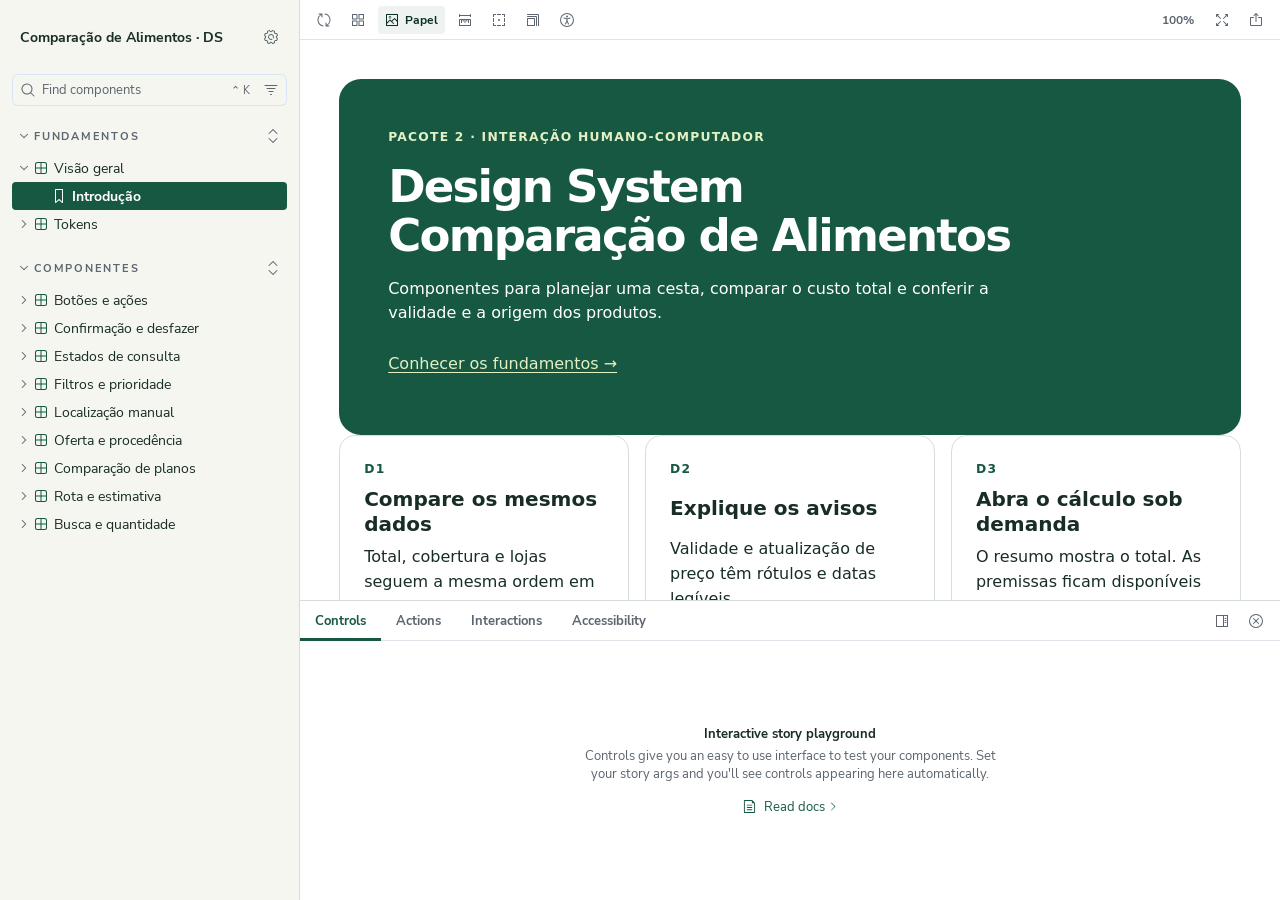
<file: index.html>
<!DOCTYPE html>
<html lang="en">
  <head>
    <meta charset="utf-8" />

    <title>storybook - Storybook</title>
    <meta name="viewport" content="width=device-width, initial-scale=1" />

    
    <link rel="icon" type="image/svg+xml" href="./favicon.svg" />
    
    <style>
      @font-face {
        font-family: 'Nunito Sans';
        font-style: normal;
        font-weight: 400;
        font-display: swap;
        src: url('./sb-common-assets/nunito-sans-regular.woff2') format('woff2');
      }

      @font-face {
        font-family: 'Nunito Sans';
        font-style: italic;
        font-weight: 400;
        font-display: swap;
        src: url('./sb-common-assets/nunito-sans-italic.woff2') format('woff2');
      }

      @font-face {
        font-family: 'Nunito Sans';
        font-style: normal;
        font-weight: 700;
        font-display: swap;
        src: url('./sb-common-assets/nunito-sans-bold.woff2') format('woff2');
      }

      @font-face {
        font-family: 'Nunito Sans';
        font-style: italic;
        font-weight: 700;
        font-display: swap;
        src: url('./sb-common-assets/nunito-sans-bold-italic.woff2') format('woff2');
      }
    </style>

    <link href="./sb-manager/runtime.js" rel="modulepreload" />

    
    <link href="./sb-addons/storybook-core-server-presets-0/common-manager-bundle.js" rel="modulepreload" />
    
    <link href="./sb-addons/docs-1/manager-bundle.js" rel="modulepreload" />
    
    <link href="./sb-addons/a11y-2/manager-bundle.js" rel="modulepreload" />
    
    <link href="./sb-addons/storybook-3/manager-bundle.js" rel="modulepreload" />
       

    <style>
      #storybook-root[hidden] {
        display: none !important;
      }
    </style>

    
  </head>
  <body>
    <div id="root"></div>

    
    <script>
      
        
          window['FEATURES'] = {
  "argTypeTargetsV7": true,
  "legacyDecoratorFileOrder": false,
  "disallowImplicitActionsInRenderV8": true,
  "viewport": true,
  "highlight": true,
  "controls": true,
  "interactions": true,
  "actions": true,
  "backgrounds": true,
  "outline": true,
  "measure": true,
  "sidebarOnboardingChecklist": true
};
        
      
        
          window['REFS'] = {};
        
      
        
          window['LOGLEVEL'] = "info";
        
      
        
          window['DOCS_OPTIONS'] = {
  "defaultName": "Docs"
};
        
      
        
          window['CONFIG_TYPE'] = "PRODUCTION";
        
      
        
      
        
      
        
          window['TAGS_OPTIONS'] = {};
        
      
        
          window['STORYBOOK_BUILDER'] = "vite";
        
      
        
          window['STORYBOOK_FRAMEWORK'] = "html-vite";
        
      
        
          window['STORYBOOK_RENDERER'] = "html";
        
      
        
      
    </script>
    

    <script type="module">
      import './sb-manager/globals-runtime.js';

      
        import './sb-addons/storybook-core-server-presets-0/common-manager-bundle.js';
      
        import './sb-addons/docs-1/manager-bundle.js';
      
        import './sb-addons/a11y-2/manager-bundle.js';
      
        import './sb-addons/storybook-3/manager-bundle.js';
      

      import './sb-manager/runtime.js';
    </script>
  </body>
</html>
</file>
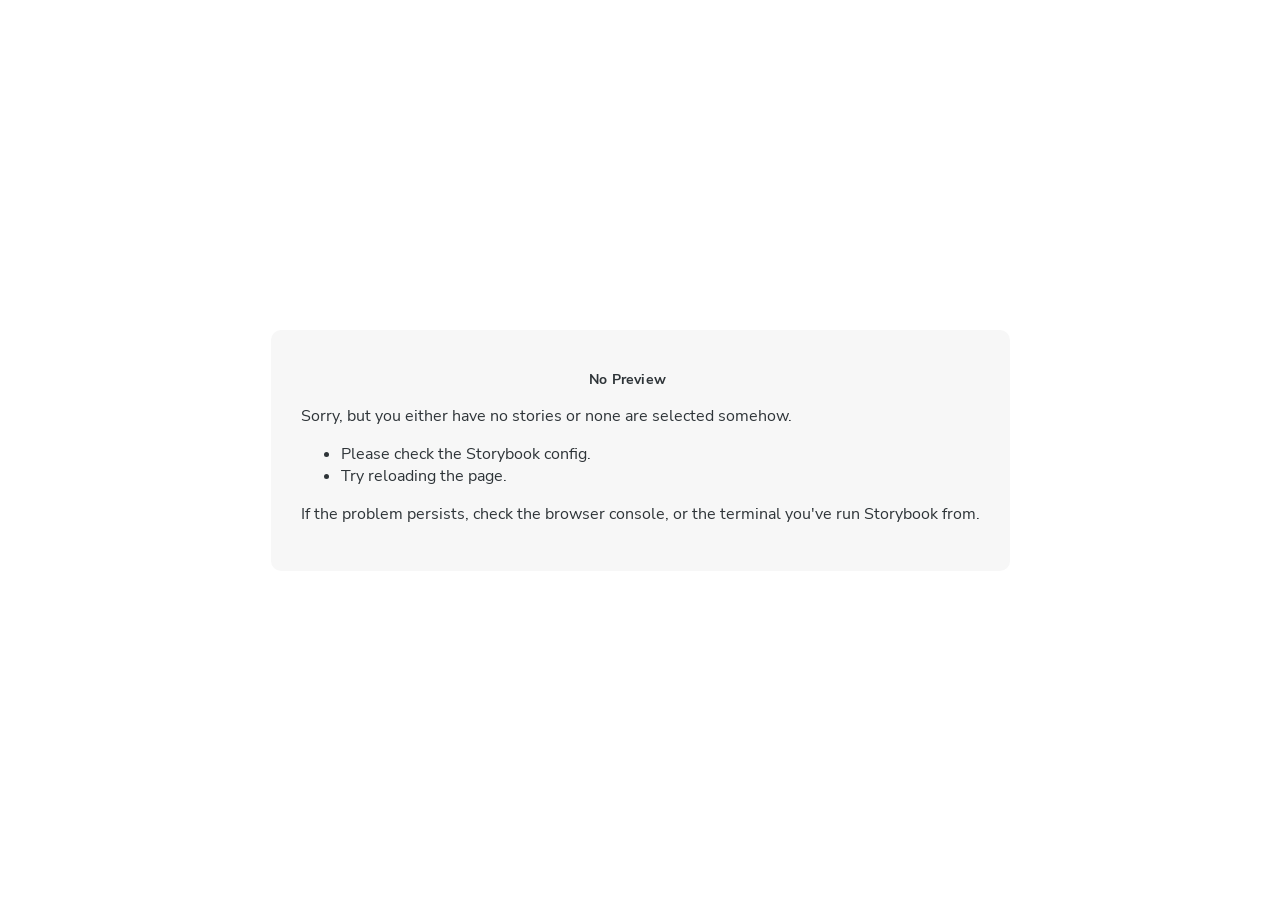
<file: iframe.html>
<!doctype html>
<!--suppress HtmlUnknownTarget -->
<html lang="en">
  <head><script type="module" src="./vite-inject-mocker-entry.js"></script>
    <meta charset="utf-8" />
    <title>Storybook</title>
    <meta name="viewport" content="width=device-width, initial-scale=1" />

    <style>
      @font-face {
        font-family: 'Nunito Sans';
        font-style: normal;
        font-weight: 400;
        font-display: swap;
        src: url('./sb-common-assets/nunito-sans-regular.woff2') format('woff2');
      }

      @font-face {
        font-family: 'Nunito Sans';
        font-style: italic;
        font-weight: 400;
        font-display: swap;
        src: url('./sb-common-assets/nunito-sans-italic.woff2') format('woff2');
      }

      @font-face {
        font-family: 'Nunito Sans';
        font-style: normal;
        font-weight: 700;
        font-display: swap;
        src: url('./sb-common-assets/nunito-sans-bold.woff2') format('woff2');
      }

      @font-face {
        font-family: 'Nunito Sans';
        font-style: italic;
        font-weight: 700;
        font-display: swap;
        src: url('./sb-common-assets/nunito-sans-bold-italic.woff2') format('woff2');
      }
    </style>

    <script>
      window.CONFIG_TYPE = 'PRODUCTION';
      window.LOGLEVEL = 'info';
      window.FRAMEWORK_OPTIONS = {};
      window.CHANNEL_OPTIONS = {};
      window.FEATURES = {"argTypeTargetsV7":true,"legacyDecoratorFileOrder":false,"disallowImplicitActionsInRenderV8":true,"viewport":true,"highlight":true,"controls":true,"interactions":true,"actions":true,"backgrounds":true,"outline":true,"measure":true,"sidebarOnboardingChecklist":true};
      window.STORIES = [{"titlePrefix":"","directory":"./src/stories","files":"**/*.stories.js","importPathMatcher":"^\\.[\\\\/](?:src[\\\\/]stories(?:[\\\\/](?!\\.)(?:(?:(?!(?:^|[\\\\/])\\.).)*?)[\\\\/]|[\\\\/]|$)(?!\\.)(?=.)[^\\\\/]*?\\.stories\\.js)$"}];
      window.DOCS_OPTIONS = {"defaultName":"Docs"};
      window.TAGS_OPTIONS = {};

      

      // We do this so that "module && module.hot" etc. in Storybook source code
      // doesn't fail (it will simply be disabled)
      window.module = undefined;
      window.global = window;
    </script>
    <base target="_parent" />

<style>
  /* While we aren't showing the main block yet, but still preparing, we want everything the user has rendered, which may or may not be in #storybook-root, to be display none */
  .sb-show-preparing-story:not(.sb-show-main) > :not(.sb-preparing-story) {
    display: none;
  }

  .sb-show-preparing-docs:not(.sb-show-main) > :not(.sb-preparing-docs) {
    display: none;
  }

  /* Hide our own blocks when we aren't supposed to be showing them */
  :not(.sb-show-preparing-story) > .sb-preparing-story,
  :not(.sb-show-preparing-docs) > .sb-preparing-docs,
  :not(.sb-show-nopreview) > .sb-nopreview,
  :not(.sb-show-errordisplay) > .sb-errordisplay {
    display: none;
  }

  .sb-show-main.sb-main-centered {
    margin: 0;
    display: flex;
    align-items: center;
    min-height: 100vh;
  }

  .sb-show-main.sb-main-centered #storybook-root {
    box-sizing: border-box;
    margin: auto;
    padding: 1rem;
    max-height: 100%;
    /* Hack for centering correctly in IE11 */
  }

  /* Vertical centering fix for IE11 */
  @media screen and (-ms-high-contrast: none), (-ms-high-contrast: active) {
    .sb-show-main.sb-main-centered:after {
      content: '';
      min-height: inherit;
      font-size: 0;
    }
  }

  .sb-show-main.sb-main-fullscreen {
    margin: 0;
    padding: 0;
    display: block;
  }

  .sb-show-main.sb-main-padded {
    margin: 0;
    padding: 1rem;
    display: block;
    box-sizing: border-box;
  }

  .sb-wrapper {
    position: fixed;
    top: 0;
    bottom: 0;
    left: 0;
    right: 0;
    box-sizing: border-box;

    padding: 40px;
    font-family:
      'Nunito Sans',
      -apple-system,
      '.SFNSText-Regular',
      'San Francisco',
      BlinkMacSystemFont,
      'Segoe UI',
      'Helvetica Neue',
      Helvetica,
      Arial,
      sans-serif;
    -webkit-font-smoothing: antialiased;
    overflow: auto;
  }

  @media (max-width: 700px) {
    .sb-wrapper {
      padding: 20px;
    }
  }

  @media (max-width: 500px) {
    .sb-wrapper {
      padding: 10px;
    }
  }

  .sb-heading {
    font-size: 14px;
    font-weight: 600;
    letter-spacing: 0.2px;
    margin: 10px 0;
    padding-right: 25px;
  }

  .sb-nopreview {
    display: flex;
    align-content: center;
    justify-content: center;
    box-sizing: border-box;
  }

  .sb-nopreview_main {
    margin: auto;
    padding: 30px;
    border-radius: 10px;
    background: rgb(247, 247, 247);
    color: rgb(46, 52, 56);

    & * {
      background: rgb(247, 247, 247);
      color: rgb(46, 52, 56);
    }
  }

  .sb-nopreview_heading {
    text-align: center;
  }

  .sb-errordisplay {
    background: #f6f9fc;
    color: black;
    z-index: 999999;
    width: 100vw;
    min-height: 100vh;
    box-sizing: border-box;
  }

  .sb-errordisplay_main {
    margin: auto;
    padding: 24px;
    display: flex;
    box-sizing: border-box;

    flex-direction: column;
    min-height: 100%;
    width: 100%;
    border-radius: 6px;
    background: white;
    color: black;
    border: 1px solid #ff0000;
    box-shadow: 0 0 64px rgba(0, 0, 0, 0.1);
    gap: 24px;

    & ol {
      padding-left: 18px;
      margin: 0;
    }

    /* Redefine colors to ensure readability regardless of user-provided * selectors. */
    * {
      background: white;
      color: black;
    }

    & h1 {
      font-family: Nunito Sans;
      font-size: 22px;
      font-weight: 400;
      line-height: 30px;
      font-weight: normal;
      margin: 0;

      &::before {
        content: '';
        display: inline-block;
        width: 12px;
        height: 12px;
        background: #ff4400;
        border-radius: 50%;
        margin-right: 8px;
      }
    }

    & p,
    & ol {
      font-family: Nunito Sans;
      font-size: 14px;
      font-weight: 400;
      line-height: 19px;
      margin: 0;
    }

    & li + li {
      margin: 0;
      padding: 0;
      padding-top: 12px;
    }

    & a {
      color: currentColor;
    }

    & .sb-errordisplay_code {
      padding: 10px;
      flex: 1;
      background: #242424;
      color: #c6c6c6;
      box-sizing: border-box;

      font-size: 14px;
      font-weight: 400;
      line-height: 19px;
      border-radius: 4px;

      font-family:
        'Operator Mono', 'Fira Code Retina', 'Fira Code', 'FiraCode-Retina', 'Andale Mono',
        'Lucida Console', Consolas, Monaco, monospace;
      margin: 0;
      overflow: auto;

      & code {
        background-color: inherit;
        color: inherit;
      }
    }

    & .sb-errordisplay pre {
      white-space: pre-wrap;
      white-space: revert;
    }
  }

  @-webkit-keyframes sb-rotate360 {
    from {
      transform: rotate(0deg);
    }

    to {
      transform: rotate(360deg);
    }
  }

  @keyframes sb-rotate360 {
    from {
      transform: rotate(0deg);
    }

    to {
      transform: rotate(360deg);
    }
  }

  @-webkit-keyframes sb-glow {
    0%,
    100% {
      opacity: 1;
    }

    50% {
      opacity: 0.4;
    }
  }

  @keyframes sb-glow {
    0%,
    100% {
      opacity: 1;
    }

    50% {
      opacity: 0.4;
    }
  }

  /* We display the preparing loaders *over* the rendering story */
  .sb-preparing-story,
  .sb-preparing-docs {
    background-color: white;
    /* Maximum possible z-index. It would be better to use stacking contexts to ensure it's always
    on top, but this isn't possible as it would require making CSS changes that could affect user code */
    z-index: 2147483647;
  }

  .sb-loader {
    -webkit-animation: sb-rotate360 0.7s linear infinite;
    animation: sb-rotate360 0.7s linear infinite;
    border-color: rgba(97, 97, 97, 0.29);
    border-radius: 50%;
    border-style: solid;
    border-top-color: #646464;
    border-width: 2px;
    display: inline-block;
    height: 32px;
    left: 50%;
    margin-left: -16px;
    margin-top: -16px;
    mix-blend-mode: difference;
    overflow: hidden;
    position: absolute;
    top: 50%;
    transition: all 200ms ease-out;
    vertical-align: top;
    width: 32px;
    z-index: 4;
  }

  .sb-previewBlock {
    background: #fff;
    border: 1px solid rgba(0, 0, 0, 0.1);
    border-radius: 4px;
    box-shadow: rgba(0, 0, 0, 0.1) 0 1px 3px 0;
    margin: 25px auto 40px;
    max-width: 600px;
  }

  .sb-previewBlock_header {
    align-items: center;
    box-shadow: rgba(0, 0, 0, 0.1) 0 -1px 0 0 inset;
    display: flex;
    gap: 14px;
    height: 40px;
    padding: 0 12px;
  }

  .sb-previewBlock_icon {
    -webkit-animation: sb-glow 1.5s ease-in-out infinite;
    animation: sb-glow 1.5s ease-in-out infinite;
    background: #e6e6e6;
    height: 14px;
    width: 14px;
  }

  .sb-previewBlock_icon:last-child {
    margin-left: auto;
  }

  .sb-previewBlock_body {
    -webkit-animation: sb-glow 1.5s ease-in-out infinite;
    animation: sb-glow 1.5s ease-in-out infinite;
    height: 182px;
    position: relative;
  }

  .sb-argstableBlock {
    border-collapse: collapse;
    border-spacing: 0;
    font-size: 13px;
    line-height: 20px;
    margin: 25px auto 40px;
    max-width: 600px;
    text-align: left;
    width: 100%;
  }

  .sb-argstableBlock th:first-of-type,
  .sb-argstableBlock td:first-of-type {
    padding-left: 20px;
  }

  .sb-argstableBlock th:nth-of-type(2),
  .sb-argstableBlock td:nth-of-type(2) {
    width: 35%;
  }

  .sb-argstableBlock th:nth-of-type(3),
  .sb-argstableBlock td:nth-of-type(3) {
    width: 15%;
  }

  .sb-argstableBlock th:last-of-type,
  .sb-argstableBlock td:last-of-type {
    width: 25%;
    padding-right: 20px;
  }

  .sb-argstableBlock th span,
  .sb-argstableBlock td span {
    -webkit-animation: sb-glow 1.5s ease-in-out infinite;
    animation: sb-glow 1.5s ease-in-out infinite;
    background-color: rgba(0, 0, 0, 0.1);
    border-radius: 0;
    box-shadow: none;
    color: transparent;
  }

  .sb-argstableBlock th {
    padding: 10px 15px;
  }

  .sb-argstableBlock-body {
    border-radius: 4px;
    box-shadow:
      rgba(0, 0, 0, 0.1) 0 1px 3px 1px,
      rgba(0, 0, 0, 0.065) 0 0 0 1px;
  }

  .sb-argstableBlock-body tr {
    background: transparent;
    overflow: hidden;
  }

  .sb-argstableBlock-body tr:not(:first-child) {
    border-top: 1px solid #e6e6e6;
  }

  .sb-argstableBlock-body tr:first-child td:first-child {
    border-top-left-radius: 4px;
  }

  .sb-argstableBlock-body tr:first-child td:last-child {
    border-top-right-radius: 4px;
  }

  .sb-argstableBlock-body tr:last-child td:first-child {
    border-bottom-left-radius: 4px;
  }

  .sb-argstableBlock-body tr:last-child td:last-child {
    border-bottom-right-radius: 4px;
  }

  .sb-argstableBlock-body td {
    background: #fff;
    padding-bottom: 10px;
    padding-top: 10px;
    vertical-align: top;
  }

  .sb-argstableBlock-body td:not(:first-of-type) {
    padding-left: 15px;
    padding-right: 15px;
  }

  .sb-argstableBlock-body button {
    -webkit-animation: sb-glow 1.5s ease-in-out infinite;
    animation: sb-glow 1.5s ease-in-out infinite;
    background-color: rgba(0, 0, 0, 0.1);
    border: 0;
    border-radius: 0;
    box-shadow: none;
    color: transparent;
    display: inline;
    font-size: 12px;
    line-height: 1;
    padding: 10px 16px;
  }

  .sb-argstableBlock-summary {
    margin-top: 4px;
  }

  .sb-argstableBlock-code {
    margin-right: 4px;
    margin-bottom: 4px;
    padding: 2px 5px;
  }

  .sb-sr-only,
  .sb-hidden-until-focus:not(:focus) {
    position: absolute;
    width: 1px;
    height: 1px;
    padding: 0px;
    margin: -1px;
    overflow: hidden;
    clip: rect(0, 0, 0, 0);
    border: none;
  }

  .sb-hidden-until-focus {
    opacity: 0;
    transition: opacity 150ms ease-out;
  }

  .sb-hidden-until-focus:focus {
    opacity: 1;
  }
</style>

<script>
  /* globals window */
  try {
    if (window.top !== window) {
      window.__REACT_DEVTOOLS_GLOBAL_HOOK__ = window.top.__REACT_DEVTOOLS_GLOBAL_HOOK__;
      window.__VUE_DEVTOOLS_GLOBAL_HOOK__ = window.top.__VUE_DEVTOOLS_GLOBAL_HOOK__;
      window.top.__VUE_DEVTOOLS_CONTEXT__ = window.document;
    }
  } catch (e) {
    // eslint-disable-next-line no-console
    console.warn('unable to connect to top frame for connecting dev tools');
  }
</script>
<script>document.documentElement.lang = 'pt-BR';</script>

    <script type="module" crossorigin src="./assets/iframe-DqfVln-z.js"></script>
    <link rel="modulepreload" crossorigin href="./assets/preload-helper-PPVm8Dsz.js">
    <link rel="stylesheet" crossorigin href="./assets/iframe-DZbB_eoT.css">
  </head>

  <body>
    <div class="sb-preparing-story sb-wrapper">
  <div class="sb-loader"></div>
</div>

<div class="sb-preparing-docs sb-wrapper">
  <div class="sb-previewBlock">
    <div class="sb-previewBlock_header">
      <div class="sb-previewBlock_icon"></div>
      <div class="sb-previewBlock_icon"></div>
      <div class="sb-previewBlock_icon"></div>
      <div class="sb-previewBlock_icon"></div>
    </div>
    <div class="sb-previewBlock_body">
      <div class="sb-loader"></div>
    </div>
  </div>
  <table aria-hidden="true" class="sb-argstableBlock">
    <thead class="sb-argstableBlock-head">
      <tr>
        <th><span>Name</span></th>
        <th><span>Description</span></th>
        <th><span>Default</span></th>
        <th><span>Control </span></th>
      </tr>
    </thead>
    <tbody class="sb-argstableBlock-body">
      <tr>
        <td><span>propertyName</span><span title="Required">*</span></td>
        <td>
          <div><span>This is a short description</span></div>
          <div class="sb-argstableBlock-summary">
            <div><span class="sb-argstableBlock-code">summary</span></div>
          </div>
        </td>
        <td>
          <div><span class="sb-argstableBlock-code">defaultValue</span></div>
        </td>
        <td><button>Set string</button></td>
      </tr>
      <tr>
        <td><span>propertyName</span><span>*</span></td>
        <td>
          <div><span>This is a short description</span></div>
          <div class="sb-argstableBlock-summary">
            <div><span class="sb-argstableBlock-code">summary</span></div>
          </div>
        </td>
        <td>
          <div><span class="sb-argstableBlock-code">defaultValue</span></div>
        </td>
        <td><button>Set string</button></td>
      </tr>
      <tr>
        <td><span>propertyName</span><span>*</span></td>
        <td>
          <div><span>This is a short description</span></div>
          <div class="sb-argstableBlock-summary">
            <div><span class="sb-argstableBlock-code">summary</span></div>
          </div>
        </td>
        <td>
          <div><span class="sb-argstableBlock-code">defaultValue</span></div>
        </td>
        <td><button>Set string</button></td>
      </tr>
    </tbody>
  </table>
</div>

<div class="sb-nopreview sb-wrapper">
  <div class="sb-nopreview_main">
    <h1 class="sb-nopreview_heading sb-heading">No Preview</h1>
    <p>Sorry, but you either have no stories or none are selected somehow.</p>
    <ul>
      <li>Please check the Storybook config.</li>
      <li>Try reloading the page.</li>
    </ul>
    <p>
      If the problem persists, check the browser console, or the terminal you've run Storybook from.
    </p>
  </div>
</div>

<div class="sb-errordisplay sb-wrapper">
  <div class="sb-errordisplay_main">
    <h1 id="error-message"></h1>
    <p>
      The component failed to render properly, likely due to a configuration issue in Storybook.
      Here are some common causes and how you can address them:
    </p>
    <ol>
      <li>
        <strong>Missing Context/Providers</strong>: You can use decorators to supply specific
        contexts or providers, which are sometimes necessary for components to render correctly. For
        detailed instructions on using decorators, please visit the
        <a href="https://storybook.js.org/docs/writing-stories/decorators"
          >Decorators documentation</a
        >.
      </li>
      <li>
        <strong>Misconfigured Webpack or Vite</strong>: Verify that Storybook picks up all necessary
        settings for loaders, plugins, and other relevant parameters. You can find step-by-step
        guides for configuring
        <a href="https://storybook.js.org/docs/builders/webpack">Webpack</a> or
        <a href="https://storybook.js.org/docs/builders/vite">Vite</a>
        with Storybook.
      </li>
      <li>
        <strong>Missing Environment Variables</strong>: Your Storybook may require specific
        environment variables to function as intended. You can set up custom environment variables
        as outlined in the
        <a href="https://storybook.js.org/docs/configure/environment-variables"
          >Environment Variables documentation</a
        >.
      </li>
    </ol>
    <pre class="sb-errordisplay_code"><code id="error-stack"></code></pre>
  </div>
</div>

    <div id="storybook-root"></div>
    <div id="storybook-docs"></div>
    <script>
      function __onViteAppLoadingError(event) {
        const hostname = globalThis.location.hostname;
        if (hostname !== 'localhost' && globalThis.CONFIG_TYPE === 'DEVELOPMENT') {
          const message = `Failed to load the Storybook preview file 'vite-app.js':

It looks like you're visiting the Storybook development server on another hostname than localhost: '${hostname}', but you haven't configured the necessary security features to support this.
Please re-run your Storybook development server with the '--host ${hostname}' flag, or manually configure your Vite allowedHosts configuration with viteFinal.

See:`;
          const docs = [
            'https://storybook.js.org/docs/api/cli-options#dev',
            'https://storybook.js.org/docs/api/main-config/main-config-vite-final',
            'https://vite.dev/config/server-options.html#server-allowedhosts',
          ];
          console.error(`${message}\n${docs.map((doc) => `- ${doc}`).join('\n')}`);

          document.getElementById('storybook-root').innerHTML =
            `<p style="color: red; max-width: 70ch">${message.replaceAll(
              '\n',
              '<br/>'
            )}<ul>${docs.map((doc) => `<li><a href='${doc}' target='_blank'>${doc}</a></li>`).join('')}<ul></p>`;
          return;
        }
      }
    </script>
  </body>
</html>
</file>
<file: assets/iframe-DZbB_eoT.css>
:root{--brand: #175843;--on-brand: #fff;--brand-soft: #dceee2;--ink: #182d24;--muted: #465b51;--paper: #f3f6ef;--surface: #fff;--line: #d5dfd6;--control-line: #6b8375;--attention: #6a460e;--attention-soft: #fff0cb;--danger: #8c292c;--danger-soft: #fce8e6;--focus: #2854ac;--font: "Segoe UI", system-ui, sans-serif;--space-1: 4px;--space-2: 8px;--space-3: 12px;--space-4: 16px;--space-6: 24px;--space-8: 32px;--radius-sm: 8px;--radius: 16px;--tap: 44px}.ds,.ds *{box-sizing:border-box}.ds{color:var(--ink);font:400 1rem/1.55 var(--font);max-inline-size:66rem;margin-inline:auto;padding:clamp(1rem,4vw,3rem);overflow-wrap:anywhere}.ds h1,.ds h2,.ds h3,.ds p{margin:0}.ds h1{font-size:clamp(1.8rem,4.6vw,3rem);line-height:1.08;letter-spacing:-.04em}.ds h2{font-size:1.25rem;line-height:1.25}.ds h3{font-size:1rem;line-height:1.3}.ds small,.ds .small{font-size:.875rem}.ds .muted{color:var(--muted)}.ds a{color:var(--brand);text-underline-offset:.18em}.ds :focus-visible{outline:3px solid var(--focus);outline-offset:3px}.ds :disabled{opacity:.58;cursor:not-allowed}.ds .stack{display:grid;gap:var(--space-4);align-content:start}.ds .tight{display:grid;gap:var(--space-2)}.ds .row{display:flex;flex-wrap:wrap;gap:var(--space-2);align-items:center}.ds .grid{display:grid;grid-template-columns:repeat(auto-fit,minmax(min(100%,14rem),1fr));gap:var(--space-4)}.ds .kicker{color:var(--brand);font-size:.77rem;font-weight:750;letter-spacing:.1em;text-transform:uppercase}.ds .intro{max-inline-size:64ch}.ds .panel{padding:clamp(1rem,3vw,1.5rem);border:1px solid var(--line);border-radius:var(--radius);background:var(--surface);min-inline-size:0}.ds .hero{background:var(--brand);color:var(--on-brand);border-radius:calc(var(--radius) + 6px);padding:clamp(1.25rem,5vw,3.6rem)}.ds .hero .kicker,.ds .hero a{color:#e3f0c4}.ds .hero a{display:inline-flex;align-items:center;min-block-size:var(--tap)}.ds .hero p{max-inline-size:62ch}.ds .swatch{border:1px solid var(--line);border-radius:var(--radius-sm);block-size:3rem}.ds code{font-size:.84rem;overflow-wrap:anywhere}.ds button,.ds input,.ds select,.ds summary{font:inherit;color:inherit;min-block-size:var(--tap)}.ds button{max-inline-size:100%;border:1px solid transparent;border-radius:var(--radius-sm);background:var(--brand);color:var(--on-brand);font-weight:650;padding:.5rem 1rem;cursor:pointer}.ds button:not(:disabled):not([aria-disabled=true]):hover{box-shadow:inset 0 0 0 50px #00000017}.ds button[aria-disabled=true]{background:var(--brand-soft);border-color:var(--line);color:var(--brand);cursor:not-allowed}.ds button.outline,.ds .chip{border-color:var(--control-line);background:var(--surface);color:var(--brand)}.ds button.ghost{background:transparent;color:var(--brand)}.ds button.danger{background:var(--danger);color:var(--on-brand)}.ds .chip{border-radius:999px;padding-inline:.8rem}.ds .chip[aria-pressed=true]{background:var(--brand-soft);border-color:var(--brand)}.ds .chip[aria-pressed=true]:before{content:"✓ "}.ds input,.ds select{max-inline-size:100%;border:1px solid var(--control-line);border-radius:var(--radius-sm);background:var(--surface);padding:.5rem .65rem}.ds input[aria-invalid=true]{border:2px solid var(--danger)}.ds .field{display:grid;gap:var(--space-1);min-inline-size:0}.ds .field label{font-weight:650}.ds .status{min-block-size:1.5em}.ds .badge{display:inline-flex;align-items:center;border-radius:999px;background:var(--paper);color:var(--ink);font-weight:650;font-size:.81rem;padding:.25rem .65rem;max-inline-size:100%}.ds .badge.good{background:var(--brand-soft);color:var(--brand)}.ds .badge.warn{background:var(--attention-soft);color:var(--attention)}.ds .badge.error{background:var(--danger-soft);color:var(--danger)}.ds .error-text{color:var(--danger)}.ds .notice{border-inline-start:4px solid var(--attention);background:var(--attention-soft)}.ds .notice.error{border-inline-start-color:var(--danger);background:var(--danger-soft)}.ds .notice.loading{border-inline-start-color:var(--brand);background:var(--brand-soft)}.ds .success-message{display:grid;grid-template-columns:24px minmax(0,1fr);align-items:start;gap:var(--space-3);padding:var(--space-3);border-inline-start:4px solid var(--brand);border-radius:var(--radius-sm);background:var(--brand-soft);color:var(--ink)}.ds .success-mark{display:grid;place-items:center;inline-size:24px;block-size:24px;border-radius:50%;background:var(--brand);color:var(--on-brand);font-weight:700}.ds .reset{list-style:none;margin:0;padding:0}.ds .plan{display:grid;grid-template-columns:repeat(auto-fit,minmax(min(100%,9rem),1fr));gap:var(--space-3);padding:0;margin:0}.ds .plan dt{color:var(--muted);font-size:.875rem}.ds .plan dd{margin:0;font-weight:720;font-size:1.08rem}.ds .amount{font-size:1.6rem;font-weight:760;font-variant-numeric:tabular-nums}.ds details{border-block-start:1px solid var(--line)}.ds summary{padding-block:.55rem;cursor:pointer;font-weight:650}.ds .line-item{border-block-end:1px solid var(--line);padding-block:.5rem}.ds dialog{inline-size:min(calc(100% - 2rem),27rem);color:var(--ink);border:1px solid var(--line);border-radius:var(--radius);background:var(--surface);padding:var(--space-6)}.ds dialog::backdrop{background:#0f291f8c}.ds progress{accent-color:var(--brand);max-inline-size:100%}.ds [hidden]{display:none!important}
</file>
